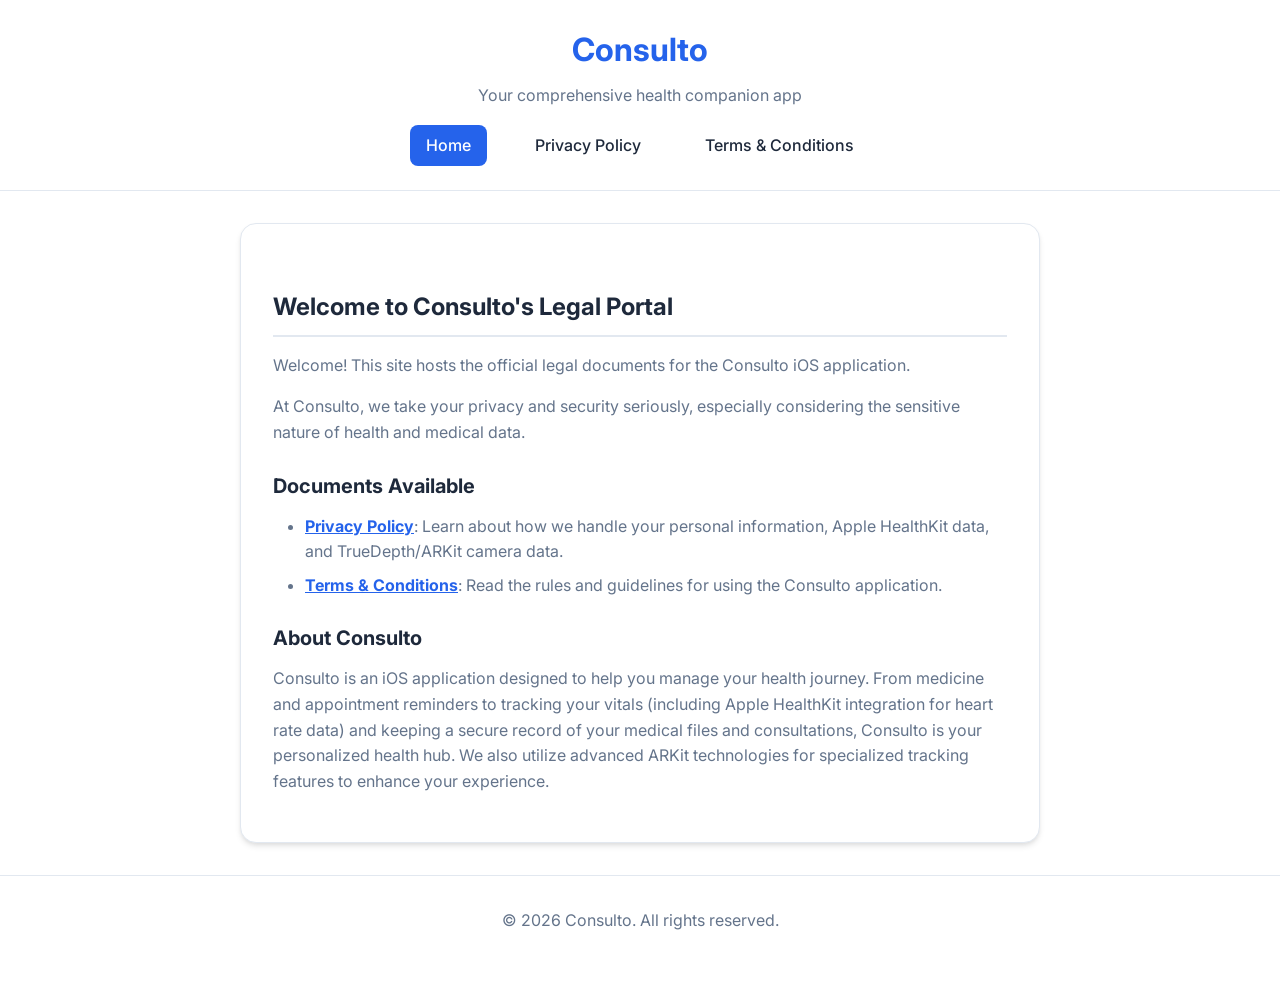
<file: docs/index.html>
<!DOCTYPE html>
<html lang="en">
<head>
    <meta charset="UTF-8">
    <meta name="viewport" content="width=device-width, initial-scale=1.0">
    <title>Consulto - Legal</title>
    <link rel="stylesheet" href="style.css">
    <link href="https://fonts.googleapis.com/css2?family=Inter:wght@400;500;700&display=swap" rel="stylesheet">
</head>
<body>
    <header>
        <h1>Consulto</h1>
        <p>Your comprehensive health companion app</p>
        <nav>
            <a href="index.html" class="active">Home</a>
            <a href="privacy-policy.html">Privacy Policy</a>
            <a href="terms.html">Terms & Conditions</a>
        </nav>
    </header>

    <main>
        <h2>Welcome to Consulto's Legal Portal</h2>
        <p>Welcome! This site hosts the official legal documents for the Consulto iOS application.</p>
        <p>At Consulto, we take your privacy and security seriously, especially considering the sensitive nature of health and medical data.</p>
        
        <h3>Documents Available</h3>
        <ul>
            <li><strong><a href="privacy-policy.html" style="color: var(--primary-color);">Privacy Policy</a></strong>: Learn about how we handle your personal information, Apple HealthKit data, and TrueDepth/ARKit camera data.</li>
            <li><strong><a href="terms.html" style="color: var(--primary-color);">Terms & Conditions</a></strong>: Read the rules and guidelines for using the Consulto application.</li>
        </ul>
        
        <h3>About Consulto</h3>
        <p>Consulto is an iOS application designed to help you manage your health journey. From medicine and appointment reminders to tracking your vitals (including Apple HealthKit integration for heart rate data) and keeping a secure record of your medical files and consultations, Consulto is your personalized health hub. We also utilize advanced ARKit technologies for specialized tracking features to enhance your experience.</p>
    </main>

    <footer>
        <p>&copy; 2026 Consulto. All rights reserved.</p>
    </footer>
</body>
</html>
</file>
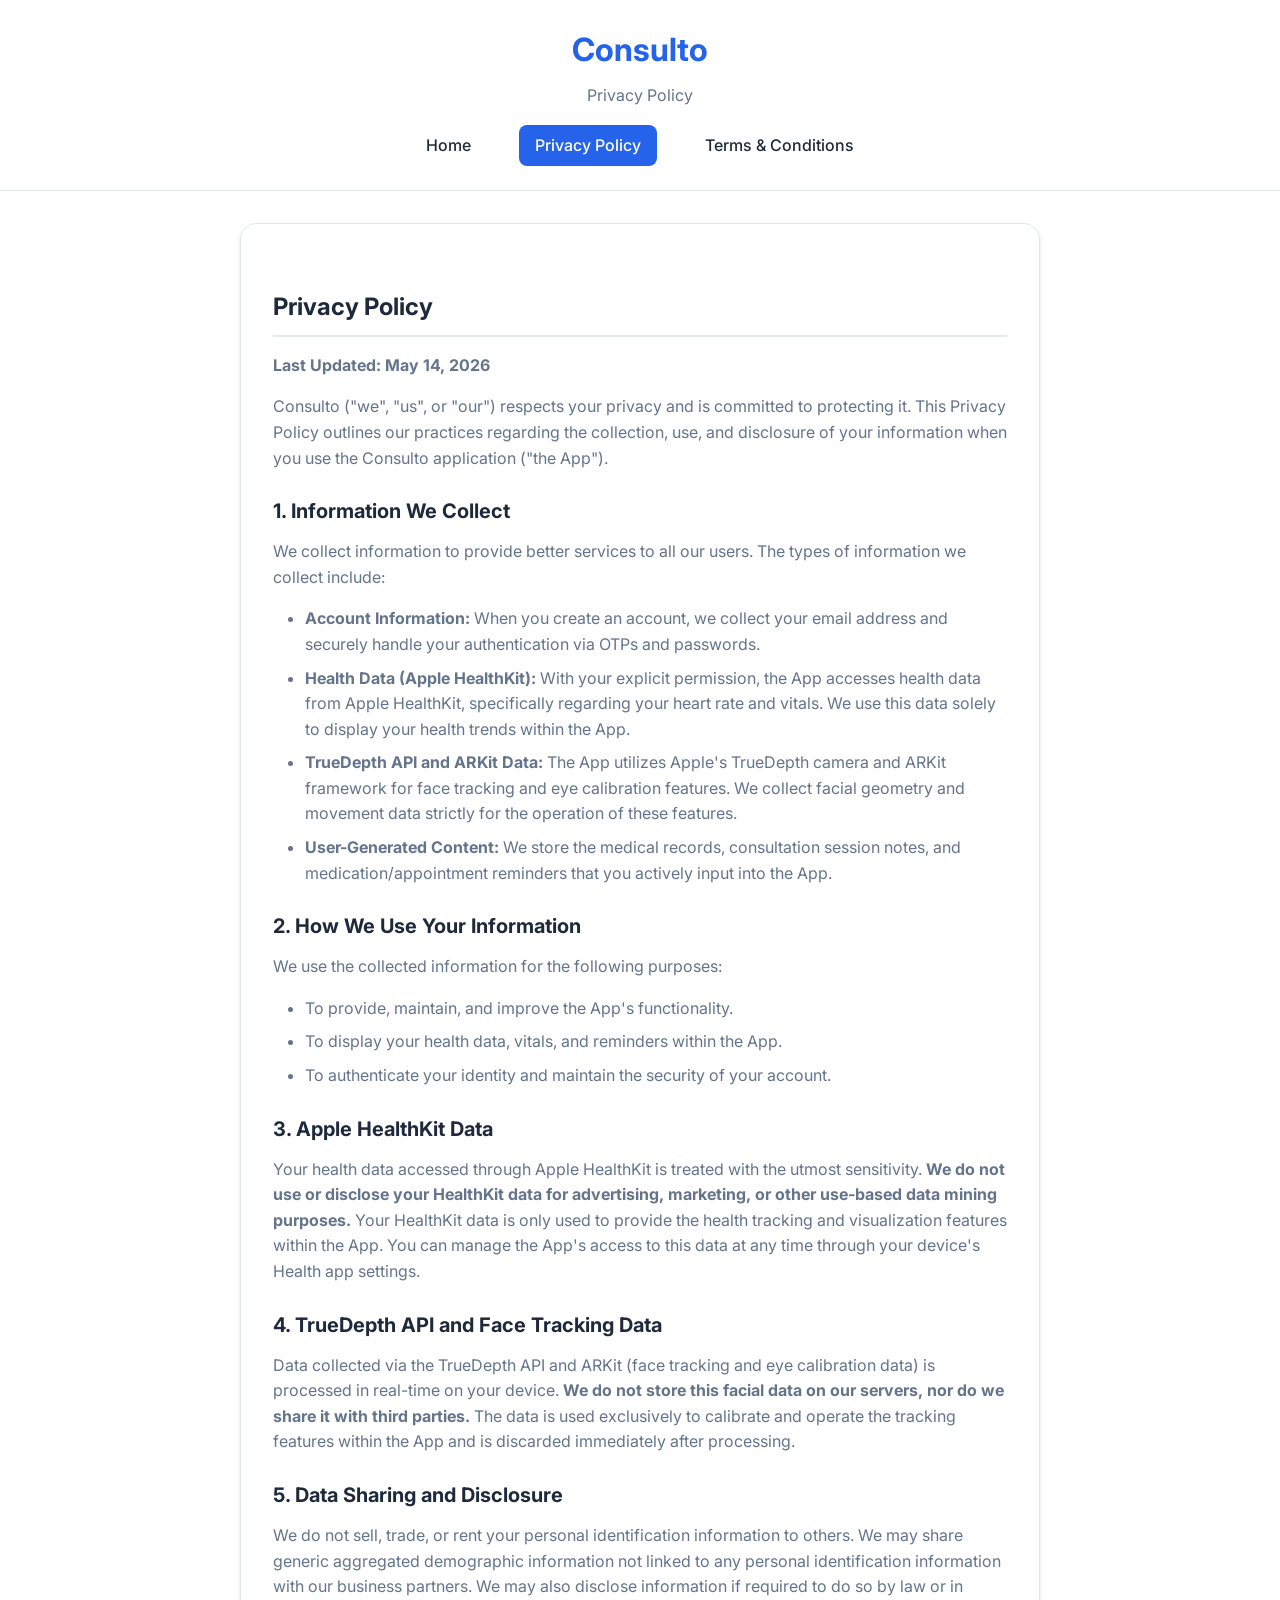
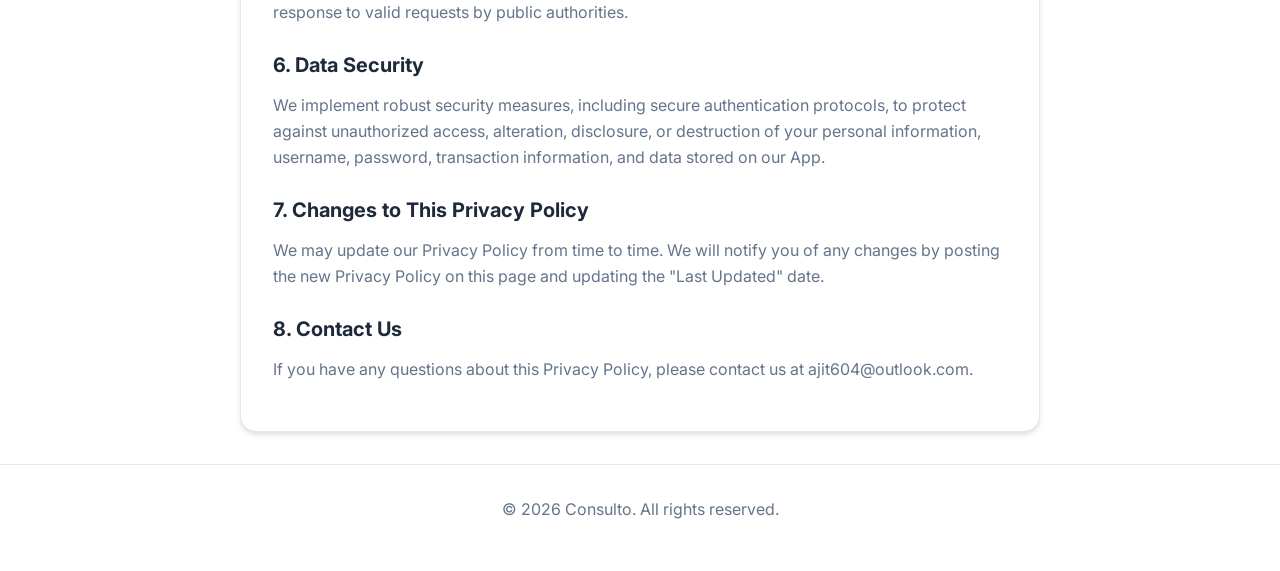
<file: docs/privacy-policy.html>
<!DOCTYPE html>
<html lang="en">

<head>
    <meta charset="UTF-8">
    <meta name="viewport" content="width=device-width, initial-scale=1.0">
    <title>Privacy Policy - Consulto</title>
    <link rel="stylesheet" href="style.css">
    <link href="https://fonts.googleapis.com/css2?family=Inter:wght@400;500;700&display=swap" rel="stylesheet">
</head>

<body>
    <header>
        <h1>Consulto</h1>
        <p>Privacy Policy</p>
        <nav>
            <a href="index.html">Home</a>
            <a href="privacy-policy.html" class="active">Privacy Policy</a>
            <a href="terms.html">Terms & Conditions</a>
        </nav>
    </header>

    <main>
        <h2>Privacy Policy</h2>
        <p><strong>Last Updated: May 14, 2026</strong></p>

        <p>Consulto ("we", "us", or "our") respects your privacy and is committed to protecting it. This Privacy Policy
            outlines our practices regarding the collection, use, and disclosure of your information when you use the
            Consulto application ("the App").</p>

        <h3>1. Information We Collect</h3>
        <p>We collect information to provide better services to all our users. The types of information we collect
            include:</p>
        <ul>
            <li><strong>Account Information:</strong> When you create an account, we collect your email address and
                securely handle your authentication via OTPs and passwords.</li>
            <li><strong>Health Data (Apple HealthKit):</strong> With your explicit permission, the App accesses health
                data from Apple HealthKit, specifically regarding your heart rate and vitals. We use this data solely to
                display your health trends within the App.</li>
            <li><strong>TrueDepth API and ARKit Data:</strong> The App utilizes Apple's TrueDepth camera and ARKit
                framework for face tracking and eye calibration features. We collect facial geometry and movement data
                strictly for the operation of these features.</li>
            <li><strong>User-Generated Content:</strong> We store the medical records, consultation session notes, and
                medication/appointment reminders that you actively input into the App.</li>
        </ul>

        <h3>2. How We Use Your Information</h3>
        <p>We use the collected information for the following purposes:</p>
        <ul>
            <li>To provide, maintain, and improve the App's functionality.</li>
            <li>To display your health data, vitals, and reminders within the App.</li>
            <li>To authenticate your identity and maintain the security of your account.</li>
        </ul>

        <h3>3. Apple HealthKit Data</h3>
        <p>Your health data accessed through Apple HealthKit is treated with the utmost sensitivity. <strong>We do not
                use or disclose your HealthKit data for advertising, marketing, or other use-based data mining
                purposes.</strong> Your HealthKit data is only used to provide the health tracking and visualization
            features within the App. You can manage the App's access to this data at any time through your device's
            Health app settings.</p>

        <h3>4. TrueDepth API and Face Tracking Data</h3>
        <p>Data collected via the TrueDepth API and ARKit (face tracking and eye calibration data) is processed in
            real-time on your device. <strong>We do not store this facial data on our servers, nor do we share it with
                third parties.</strong> The data is used exclusively to calibrate and operate the tracking features
            within the App and is discarded immediately after processing.</p>

        <h3>5. Data Sharing and Disclosure</h3>
        <p>We do not sell, trade, or rent your personal identification information to others. We may share generic
            aggregated demographic information not linked to any personal identification information with our business
            partners. We may also disclose information if required to do so by law or in response to valid requests by
            public authorities.</p>

        <h3>6. Data Security</h3>
        <p>We implement robust security measures, including secure authentication protocols, to protect against
            unauthorized access, alteration, disclosure, or destruction of your personal information, username,
            password, transaction information, and data stored on our App.</p>

        <h3>7. Changes to This Privacy Policy</h3>
        <p>We may update our Privacy Policy from time to time. We will notify you of any changes by posting the new
            Privacy Policy on this page and updating the "Last Updated" date.</p>

        <h3>8. Contact Us</h3>
        <p>If you have any questions about this Privacy Policy, please contact us at ajit604@outlook.com.</p>
    </main>

    <footer>
        <p>&copy; 2026 Consulto. All rights reserved.</p>
    </footer>
</body>

</html>
</file>
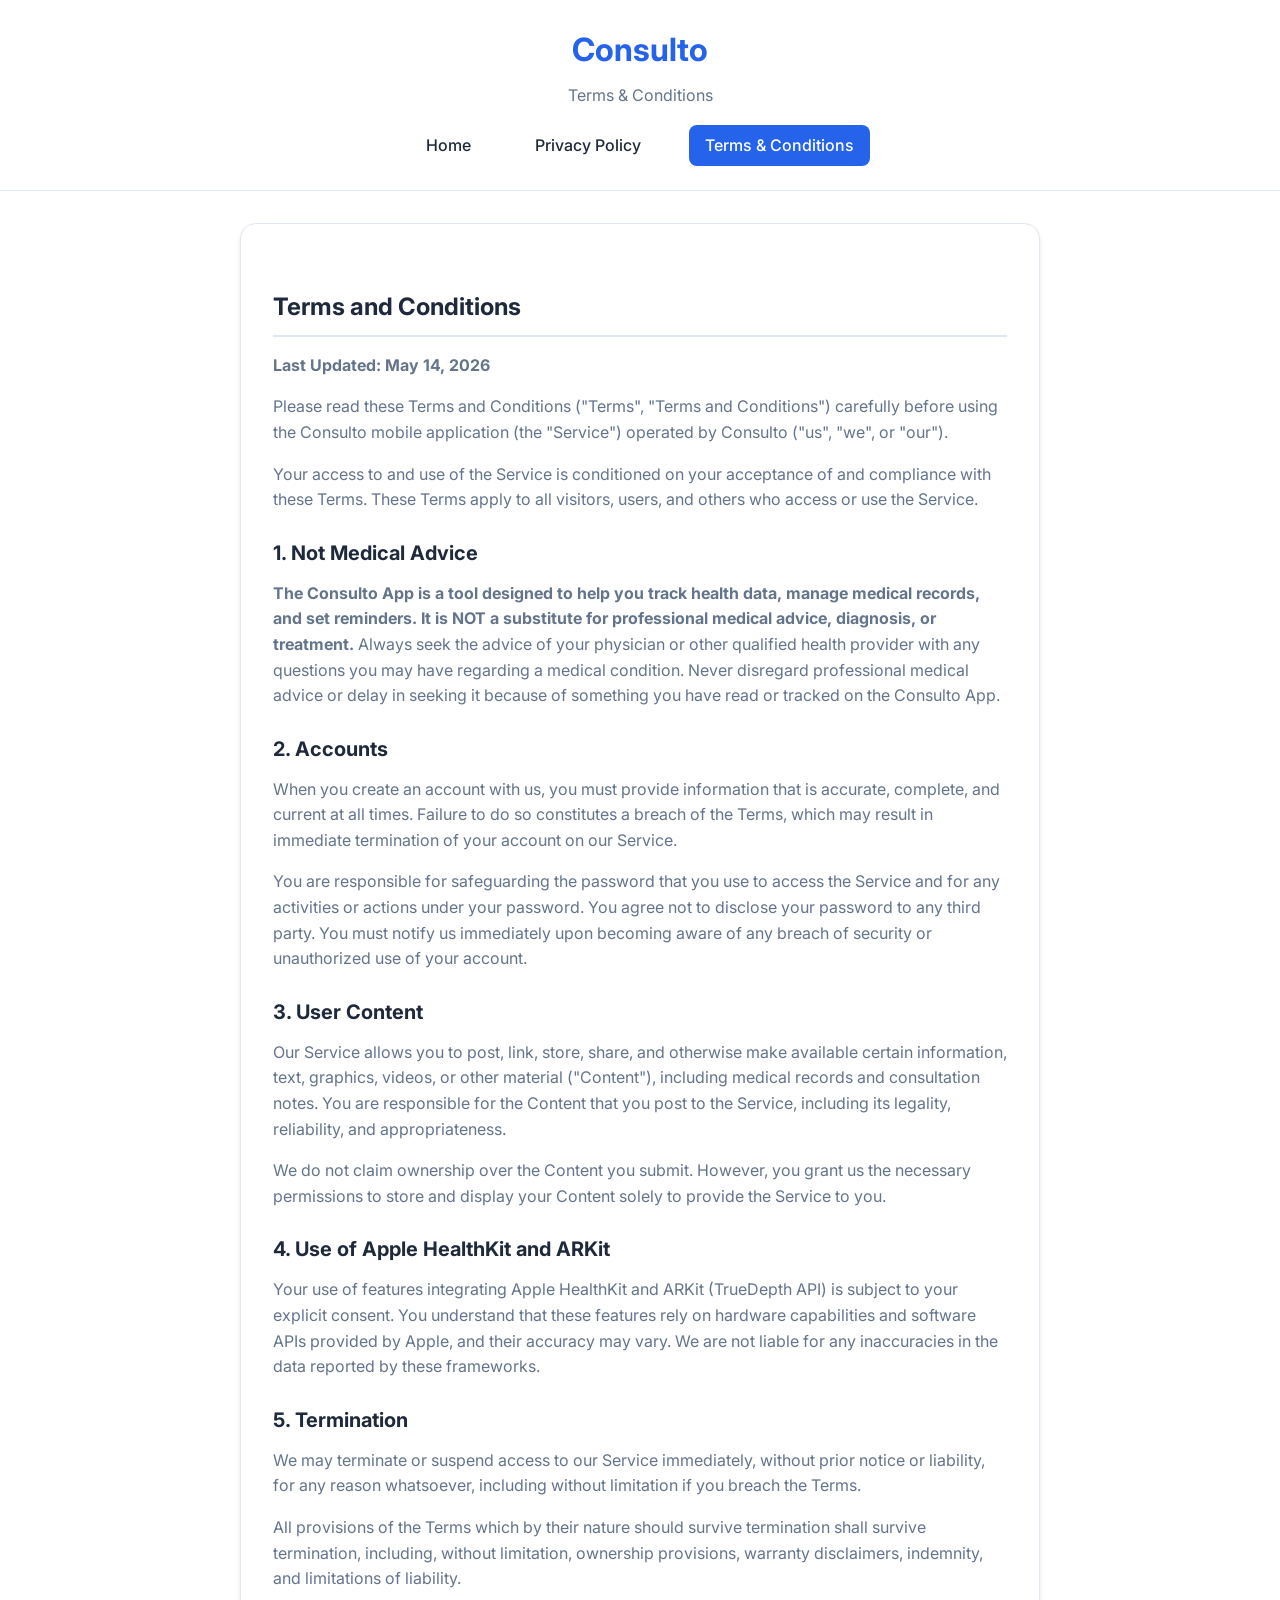
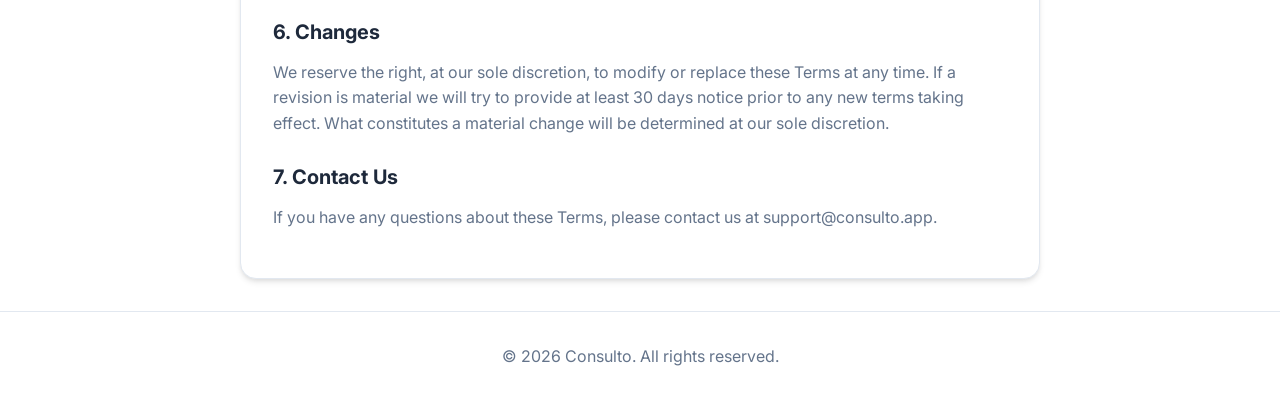
<file: docs/terms.html>
<!DOCTYPE html>
<html lang="en">
<head>
    <meta charset="UTF-8">
    <meta name="viewport" content="width=device-width, initial-scale=1.0">
    <title>Terms & Conditions - Consulto</title>
    <link rel="stylesheet" href="style.css">
    <link href="https://fonts.googleapis.com/css2?family=Inter:wght@400;500;700&display=swap" rel="stylesheet">
</head>
<body>
    <header>
        <h1>Consulto</h1>
        <p>Terms & Conditions</p>
        <nav>
            <a href="index.html">Home</a>
            <a href="privacy-policy.html">Privacy Policy</a>
            <a href="terms.html" class="active">Terms & Conditions</a>
        </nav>
    </header>

    <main>
        <h2>Terms and Conditions</h2>
        <p><strong>Last Updated: May 14, 2026</strong></p>

        <p>Please read these Terms and Conditions ("Terms", "Terms and Conditions") carefully before using the Consulto mobile application (the "Service") operated by Consulto ("us", "we", or "our").</p>

        <p>Your access to and use of the Service is conditioned on your acceptance of and compliance with these Terms. These Terms apply to all visitors, users, and others who access or use the Service.</p>

        <h3>1. Not Medical Advice</h3>
        <p><strong>The Consulto App is a tool designed to help you track health data, manage medical records, and set reminders. It is NOT a substitute for professional medical advice, diagnosis, or treatment.</strong> Always seek the advice of your physician or other qualified health provider with any questions you may have regarding a medical condition. Never disregard professional medical advice or delay in seeking it because of something you have read or tracked on the Consulto App.</p>

        <h3>2. Accounts</h3>
        <p>When you create an account with us, you must provide information that is accurate, complete, and current at all times. Failure to do so constitutes a breach of the Terms, which may result in immediate termination of your account on our Service.</p>
        <p>You are responsible for safeguarding the password that you use to access the Service and for any activities or actions under your password. You agree not to disclose your password to any third party. You must notify us immediately upon becoming aware of any breach of security or unauthorized use of your account.</p>

        <h3>3. User Content</h3>
        <p>Our Service allows you to post, link, store, share, and otherwise make available certain information, text, graphics, videos, or other material ("Content"), including medical records and consultation notes. You are responsible for the Content that you post to the Service, including its legality, reliability, and appropriateness.</p>
        <p>We do not claim ownership over the Content you submit. However, you grant us the necessary permissions to store and display your Content solely to provide the Service to you.</p>

        <h3>4. Use of Apple HealthKit and ARKit</h3>
        <p>Your use of features integrating Apple HealthKit and ARKit (TrueDepth API) is subject to your explicit consent. You understand that these features rely on hardware capabilities and software APIs provided by Apple, and their accuracy may vary. We are not liable for any inaccuracies in the data reported by these frameworks.</p>

        <h3>5. Termination</h3>
        <p>We may terminate or suspend access to our Service immediately, without prior notice or liability, for any reason whatsoever, including without limitation if you breach the Terms.</p>
        <p>All provisions of the Terms which by their nature should survive termination shall survive termination, including, without limitation, ownership provisions, warranty disclaimers, indemnity, and limitations of liability.</p>

        <h3>6. Changes</h3>
        <p>We reserve the right, at our sole discretion, to modify or replace these Terms at any time. If a revision is material we will try to provide at least 30 days notice prior to any new terms taking effect. What constitutes a material change will be determined at our sole discretion.</p>

        <h3>7. Contact Us</h3>
        <p>If you have any questions about these Terms, please contact us at support@consulto.app.</p>
    </main>

    <footer>
        <p>&copy; 2026 Consulto. All rights reserved.</p>
    </footer>
</body>
</html>
</file>
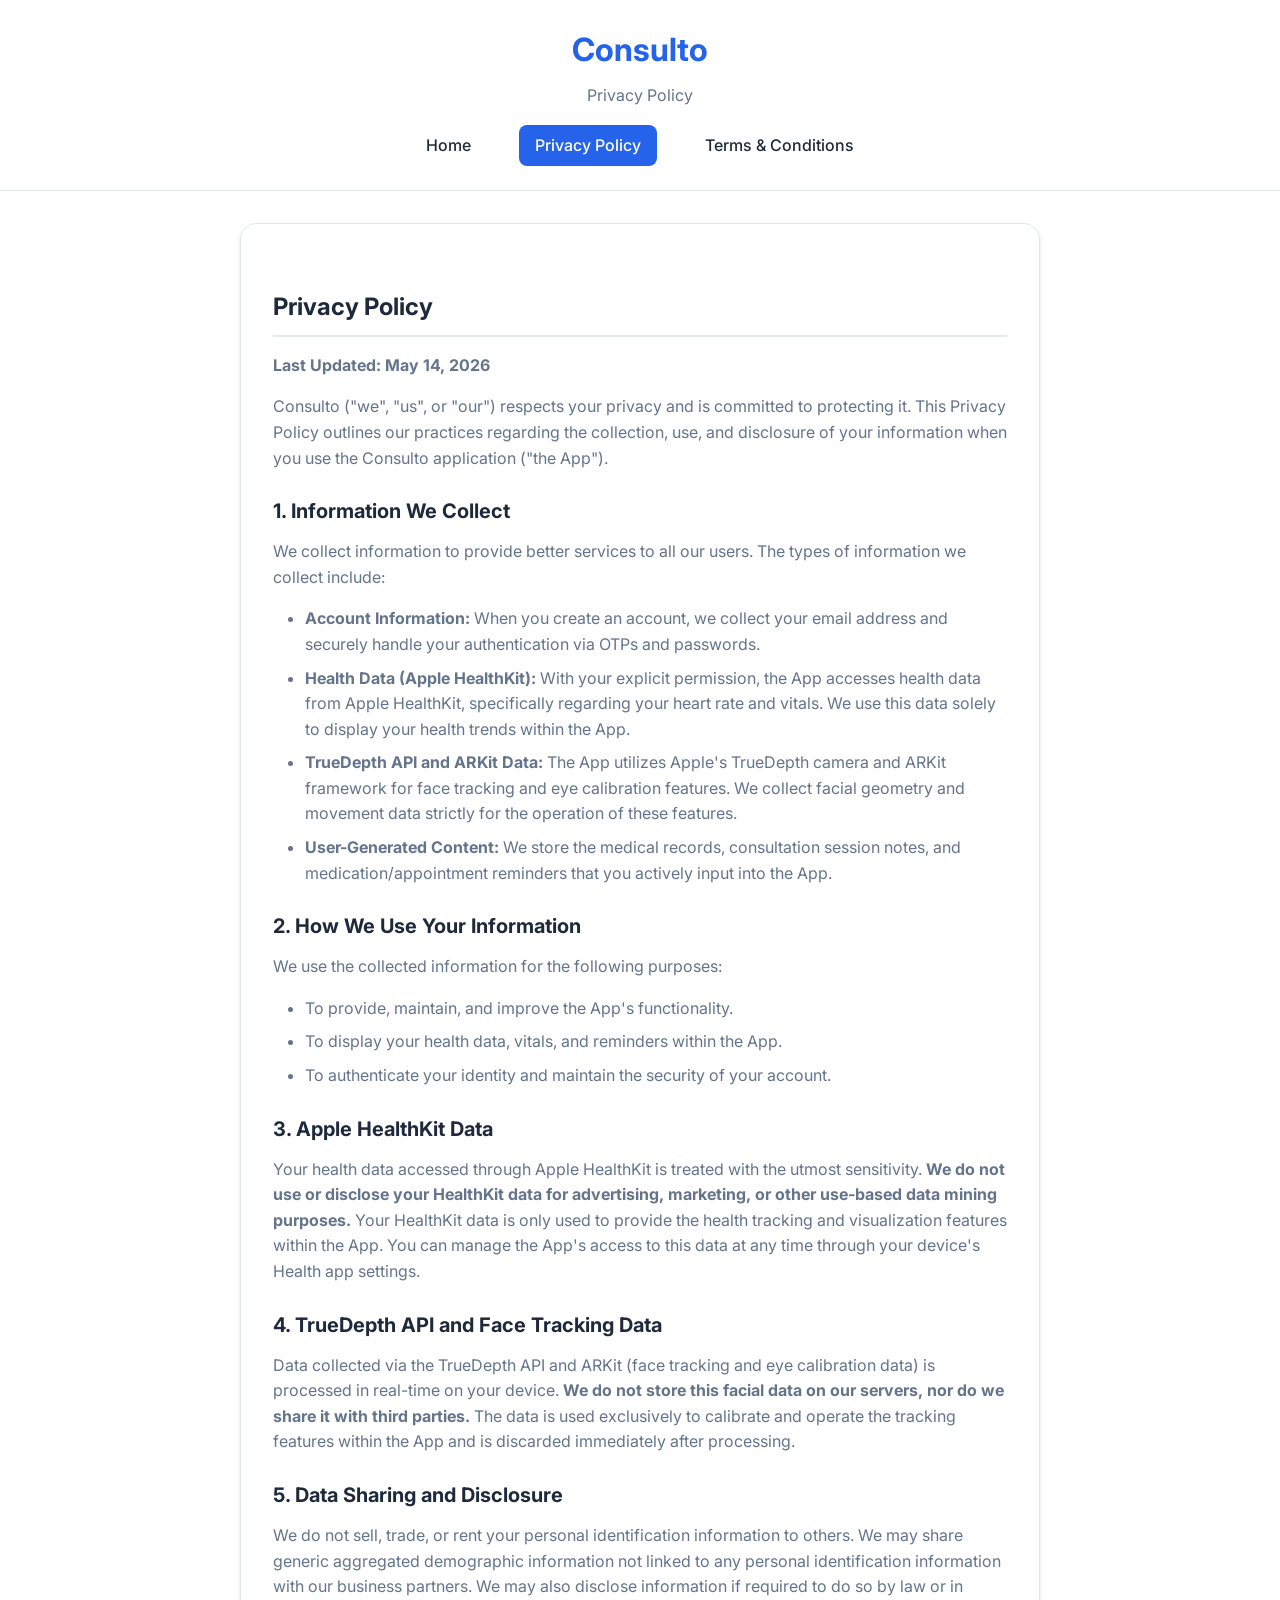
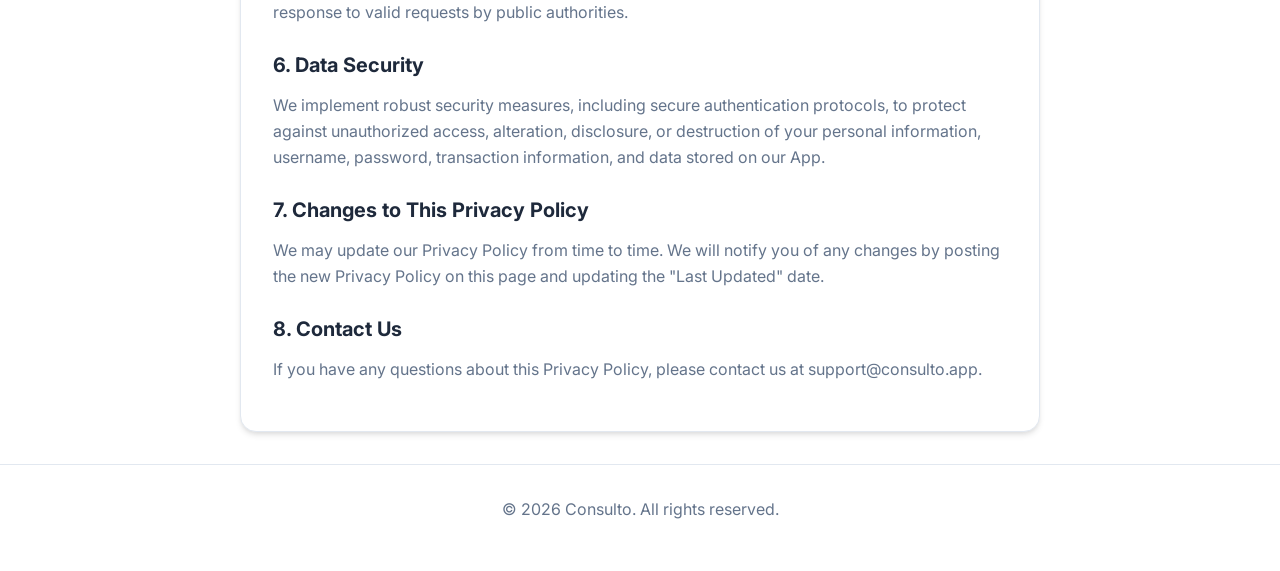
<file: Consulto/docs/privacy-policy.html>
<!DOCTYPE html>
<html lang="en">
<head>
    <meta charset="UTF-8">
    <meta name="viewport" content="width=device-width, initial-scale=1.0">
    <title>Privacy Policy - Consulto</title>
    <link rel="stylesheet" href="style.css">
    <link href="https://fonts.googleapis.com/css2?family=Inter:wght@400;500;700&display=swap" rel="stylesheet">
</head>
<body>
    <header>
        <h1>Consulto</h1>
        <p>Privacy Policy</p>
        <nav>
            <a href="index.html">Home</a>
            <a href="privacy-policy.html" class="active">Privacy Policy</a>
            <a href="terms.html">Terms & Conditions</a>
        </nav>
    </header>

    <main>
        <h2>Privacy Policy</h2>
        <p><strong>Last Updated: May 14, 2026</strong></p>

        <p>Consulto ("we", "us", or "our") respects your privacy and is committed to protecting it. This Privacy Policy outlines our practices regarding the collection, use, and disclosure of your information when you use the Consulto application ("the App").</p>

        <h3>1. Information We Collect</h3>
        <p>We collect information to provide better services to all our users. The types of information we collect include:</p>
        <ul>
            <li><strong>Account Information:</strong> When you create an account, we collect your email address and securely handle your authentication via OTPs and passwords.</li>
            <li><strong>Health Data (Apple HealthKit):</strong> With your explicit permission, the App accesses health data from Apple HealthKit, specifically regarding your heart rate and vitals. We use this data solely to display your health trends within the App.</li>
            <li><strong>TrueDepth API and ARKit Data:</strong> The App utilizes Apple's TrueDepth camera and ARKit framework for face tracking and eye calibration features. We collect facial geometry and movement data strictly for the operation of these features.</li>
            <li><strong>User-Generated Content:</strong> We store the medical records, consultation session notes, and medication/appointment reminders that you actively input into the App.</li>
        </ul>

        <h3>2. How We Use Your Information</h3>
        <p>We use the collected information for the following purposes:</p>
        <ul>
            <li>To provide, maintain, and improve the App's functionality.</li>
            <li>To display your health data, vitals, and reminders within the App.</li>
            <li>To authenticate your identity and maintain the security of your account.</li>
        </ul>

        <h3>3. Apple HealthKit Data</h3>
        <p>Your health data accessed through Apple HealthKit is treated with the utmost sensitivity. <strong>We do not use or disclose your HealthKit data for advertising, marketing, or other use-based data mining purposes.</strong> Your HealthKit data is only used to provide the health tracking and visualization features within the App. You can manage the App's access to this data at any time through your device's Health app settings.</p>

        <h3>4. TrueDepth API and Face Tracking Data</h3>
        <p>Data collected via the TrueDepth API and ARKit (face tracking and eye calibration data) is processed in real-time on your device. <strong>We do not store this facial data on our servers, nor do we share it with third parties.</strong> The data is used exclusively to calibrate and operate the tracking features within the App and is discarded immediately after processing.</p>

        <h3>5. Data Sharing and Disclosure</h3>
        <p>We do not sell, trade, or rent your personal identification information to others. We may share generic aggregated demographic information not linked to any personal identification information with our business partners. We may also disclose information if required to do so by law or in response to valid requests by public authorities.</p>

        <h3>6. Data Security</h3>
        <p>We implement robust security measures, including secure authentication protocols, to protect against unauthorized access, alteration, disclosure, or destruction of your personal information, username, password, transaction information, and data stored on our App.</p>

        <h3>7. Changes to This Privacy Policy</h3>
        <p>We may update our Privacy Policy from time to time. We will notify you of any changes by posting the new Privacy Policy on this page and updating the "Last Updated" date.</p>

        <h3>8. Contact Us</h3>
        <p>If you have any questions about this Privacy Policy, please contact us at support@consulto.app.</p>
    </main>

    <footer>
        <p>&copy; 2026 Consulto. All rights reserved.</p>
    </footer>
</body>
</html>
</file>
<file: docs/style.css>
:root {
    --primary-color: #2563eb;
    --secondary-color: #f8fafc;
    --text-color: #1e293b;
    --text-light: #64748b;
    --border-color: #e2e8f0;
    --bg-color: #ffffff;
    --card-bg: #ffffff;
    font-family: 'Inter', -apple-system, BlinkMacSystemFont, "Segoe UI", Roboto, Helvetica, Arial, sans-serif;
}

@media (prefers-color-scheme: dark) {
    :root {
        --primary-color: #3b82f6;
        --secondary-color: #0f172a;
        --text-color: #f1f5f9;
        --text-light: #94a3b8;
        --border-color: #334155;
        --bg-color: #020617;
        --card-bg: #0f172a;
    }
}

* {
    margin: 0;
    padding: 0;
    box-sizing: border-box;
}

body {
    background-color: var(--bg-color);
    color: var(--text-color);
    line-height: 1.6;
    display: flex;
    flex-direction: column;
    min-height: 100vh;
}

header {
    background-color: var(--card-bg);
    border-bottom: 1px solid var(--border-color);
    padding: 1.5rem 2rem;
    text-align: center;
}

header h1 {
    font-size: 2rem;
    font-weight: 700;
    color: var(--primary-color);
    margin-bottom: 0.5rem;
}

header p {
    color: var(--text-light);
}

nav {
    display: flex;
    justify-content: center;
    gap: 2rem;
    margin-top: 1rem;
}

nav a {
    color: var(--text-color);
    text-decoration: none;
    font-weight: 500;
    padding: 0.5rem 1rem;
    border-radius: 0.5rem;
    transition: background-color 0.2s, color 0.2s;
}

nav a:hover, nav a.active {
    background-color: var(--primary-color);
    color: white;
}

main {
    flex: 1;
    max-width: 800px;
    margin: 2rem auto;
    padding: 2rem;
    background-color: var(--card-bg);
    border-radius: 1rem;
    box-shadow: 0 4px 6px -1px rgba(0, 0, 0, 0.1), 0 2px 4px -1px rgba(0, 0, 0, 0.06);
    border: 1px solid var(--border-color);
}

h2 {
    font-size: 1.5rem;
    margin-top: 2rem;
    margin-bottom: 1rem;
    color: var(--text-color);
    border-bottom: 2px solid var(--border-color);
    padding-bottom: 0.5rem;
}

h3 {
    font-size: 1.25rem;
    margin-top: 1.5rem;
    margin-bottom: 0.75rem;
    color: var(--text-color);
}

p, ul {
    margin-bottom: 1rem;
    color: var(--text-light);
}

ul {
    padding-left: 2rem;
}

li {
    margin-bottom: 0.5rem;
}

footer {
    text-align: center;
    padding: 2rem;
    background-color: var(--card-bg);
    border-top: 1px solid var(--border-color);
    color: var(--text-light);
    margin-top: auto;
}
</file>
<file: Consulto/docs/style.css>
:root {
    --primary-color: #2563eb;
    --secondary-color: #f8fafc;
    --text-color: #1e293b;
    --text-light: #64748b;
    --border-color: #e2e8f0;
    --bg-color: #ffffff;
    --card-bg: #ffffff;
    font-family: 'Inter', -apple-system, BlinkMacSystemFont, "Segoe UI", Roboto, Helvetica, Arial, sans-serif;
}

@media (prefers-color-scheme: dark) {
    :root {
        --primary-color: #3b82f6;
        --secondary-color: #0f172a;
        --text-color: #f1f5f9;
        --text-light: #94a3b8;
        --border-color: #334155;
        --bg-color: #020617;
        --card-bg: #0f172a;
    }
}

* {
    margin: 0;
    padding: 0;
    box-sizing: border-box;
}

body {
    background-color: var(--bg-color);
    color: var(--text-color);
    line-height: 1.6;
    display: flex;
    flex-direction: column;
    min-height: 100vh;
}

header {
    background-color: var(--card-bg);
    border-bottom: 1px solid var(--border-color);
    padding: 1.5rem 2rem;
    text-align: center;
}

header h1 {
    font-size: 2rem;
    font-weight: 700;
    color: var(--primary-color);
    margin-bottom: 0.5rem;
}

header p {
    color: var(--text-light);
}

nav {
    display: flex;
    justify-content: center;
    gap: 2rem;
    margin-top: 1rem;
}

nav a {
    color: var(--text-color);
    text-decoration: none;
    font-weight: 500;
    padding: 0.5rem 1rem;
    border-radius: 0.5rem;
    transition: background-color 0.2s, color 0.2s;
}

nav a:hover, nav a.active {
    background-color: var(--primary-color);
    color: white;
}

main {
    flex: 1;
    max-width: 800px;
    margin: 2rem auto;
    padding: 2rem;
    background-color: var(--card-bg);
    border-radius: 1rem;
    box-shadow: 0 4px 6px -1px rgba(0, 0, 0, 0.1), 0 2px 4px -1px rgba(0, 0, 0, 0.06);
    border: 1px solid var(--border-color);
}

h2 {
    font-size: 1.5rem;
    margin-top: 2rem;
    margin-bottom: 1rem;
    color: var(--text-color);
    border-bottom: 2px solid var(--border-color);
    padding-bottom: 0.5rem;
}

h3 {
    font-size: 1.25rem;
    margin-top: 1.5rem;
    margin-bottom: 0.75rem;
    color: var(--text-color);
}

p, ul {
    margin-bottom: 1rem;
    color: var(--text-light);
}

ul {
    padding-left: 2rem;
}

li {
    margin-bottom: 0.5rem;
}

footer {
    text-align: center;
    padding: 2rem;
    background-color: var(--card-bg);
    border-top: 1px solid var(--border-color);
    color: var(--text-light);
    margin-top: auto;
}
</file>
